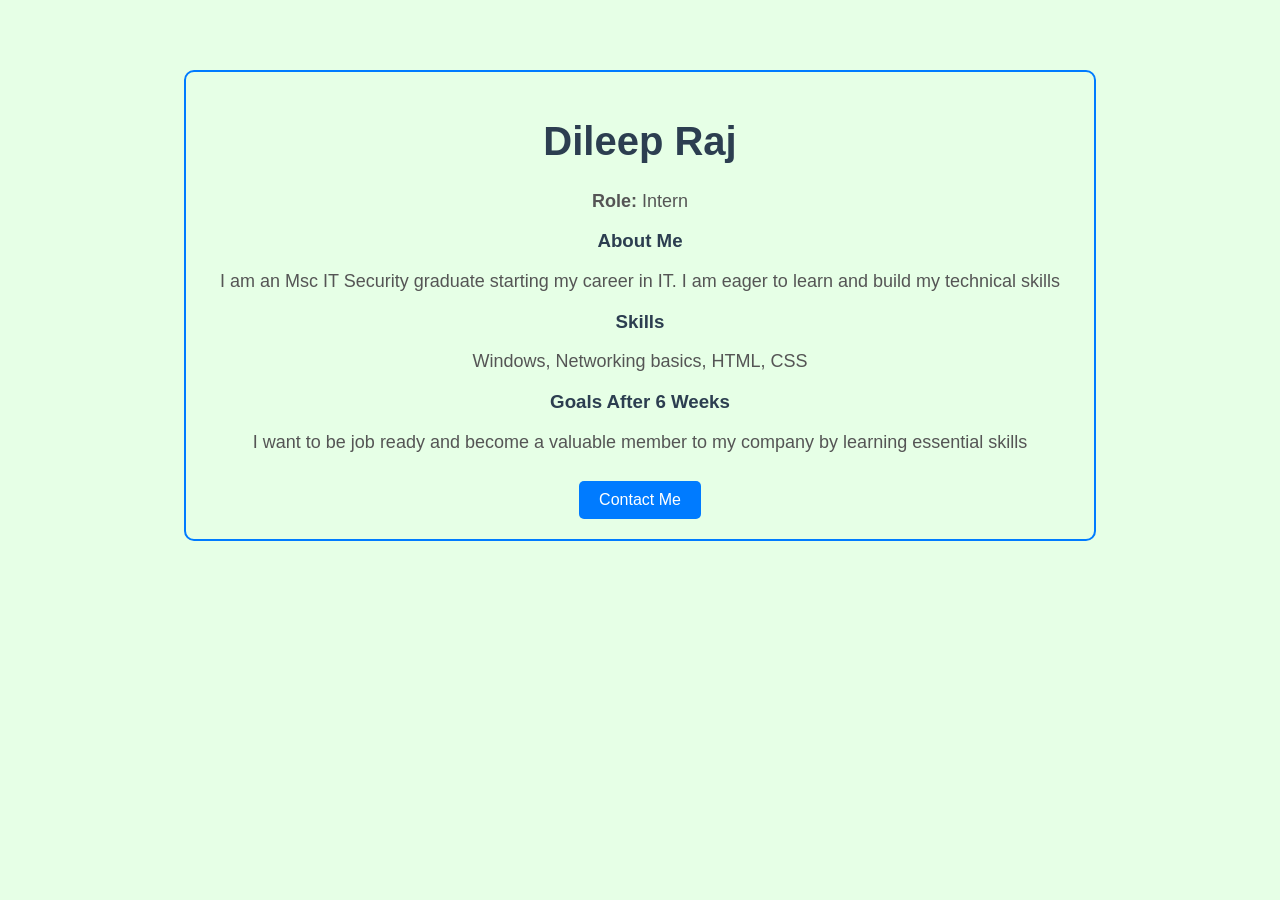
<file: index.html>
<!Doctype html>
<html>
<head>
    <title>My Profile</title>
    <link rel="stylesheet" href="style.css">
</head>
<body>
    <div class="box">
        <h1>Dileep Raj</h1>
        <p><b>Role:</b> Intern</p>
        
        <h3>About Me</h3>
        <p>I am an Msc IT Security graduate starting my career in IT. I am eager to learn and build my technical skills </p>
        
        <h3>Skills</h3>
        <p>Windows, Networking basics, HTML, CSS</p>
        
        <h3>Goals After 6 Weeks</h3>
        <p>I want to be job ready and become a valuable member to my company by learning essential skills</p>
        
        <button>Contact Me</button>
    </div>
</body>
</html>
</file>
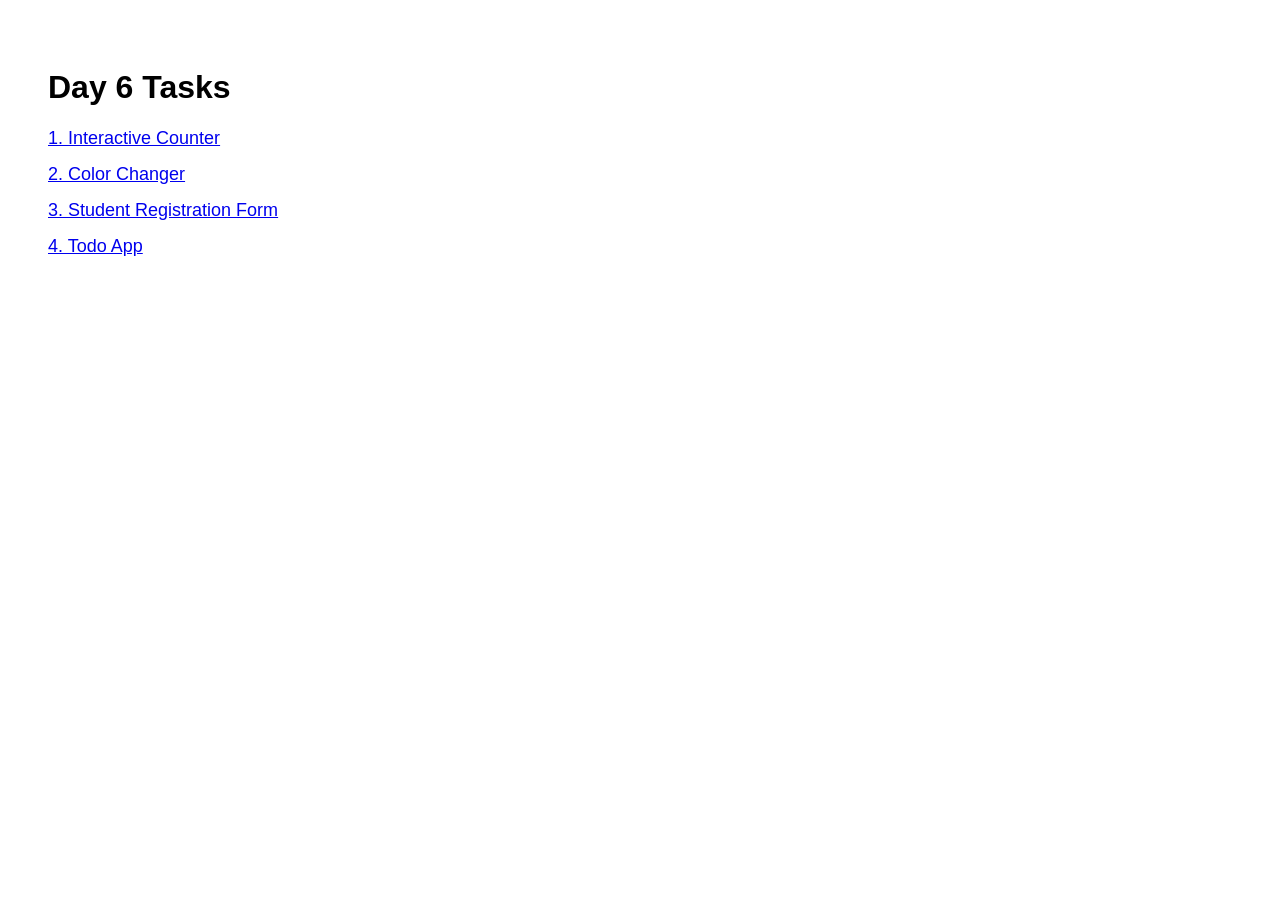
<file: Day 6/index.html>
<!DOCTYPE html>
<html>
<head>
  <title>Day 6 - DOM Manipulation</title>
  <style>body { font-family: Arial; padding: 40px; } a { display: block; margin: 15px 0; font-size: 18px; }</style>
</head>
<body>
  <h1>Day 6 Tasks</h1>
  <a href="counter.html">1. Interactive Counter</a>
  <a href="color-changer.html">2. Color Changer</a>
  <a href="student -form.html">3. Student Registration Form</a>
  <a href="todo-app.html">4. Todo App</a>
</body>
</html>
</file>
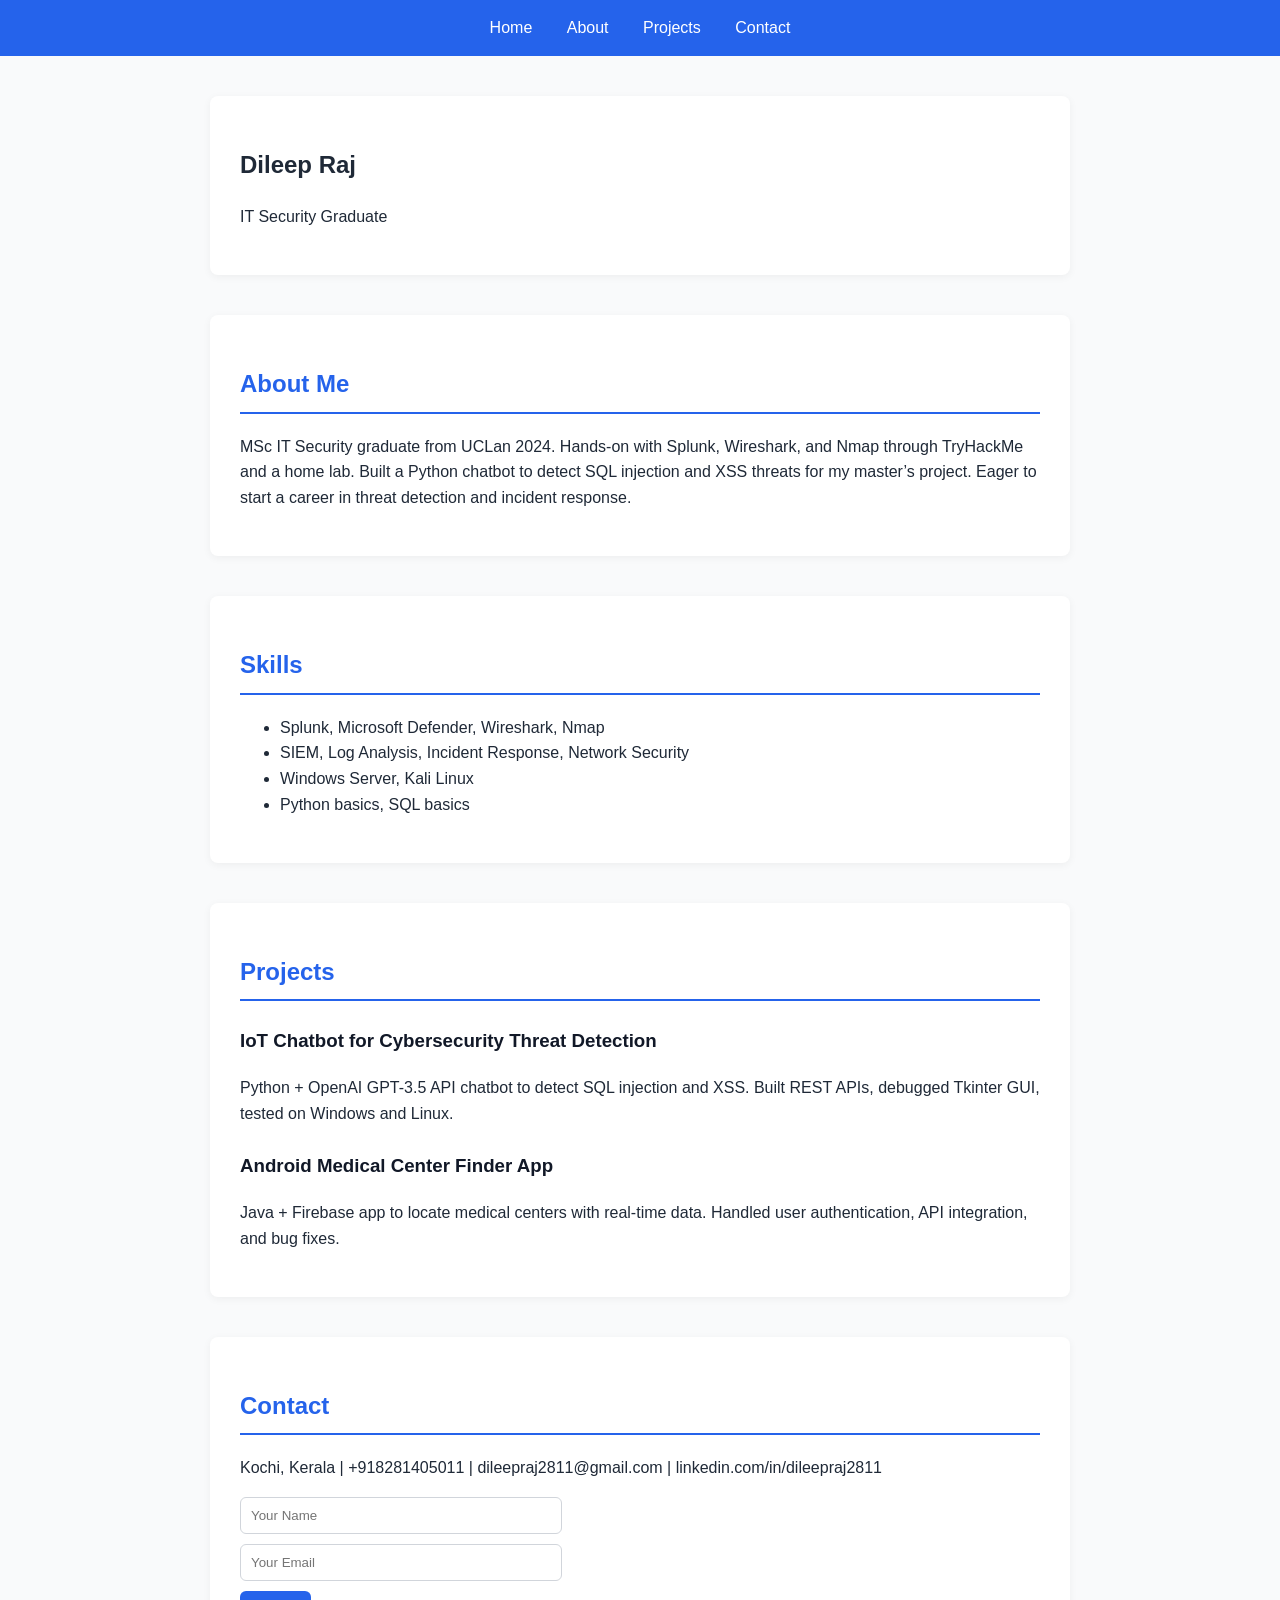
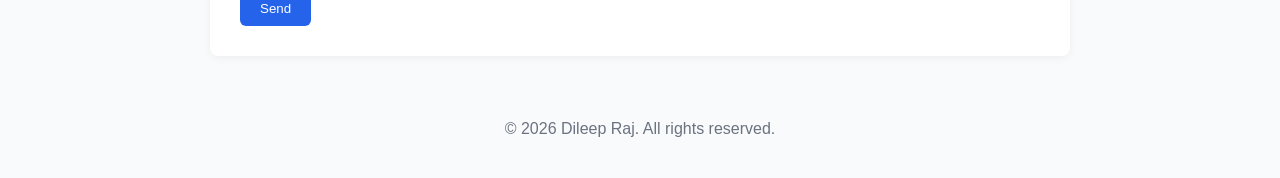
<file: Day 7/index.html>
<!DOCTYPE html>
<html lang="en">

<head>
    <meta charset="UTF-8">
    <meta name="viewport" content="width=device-width, initial-scale=1.0">
    <title>Dileep Raj - Portfolio</title>
    <link rel="stylesheet" href="style.css">
</head>

<body>

<nav>
  <a href="#home">Home</a>
  <a href="#about">About</a>
  <a href="#projects">Projects</a>
  <a href="#contact">Contact</a>
</nav>

    <section id="home">
        <h1>Dileep Raj</h1>
        <p>IT Security Graduate</p>
    </section>

    <section id="about">
        <h2>About Me</h2>
        <p>MSc IT Security graduate from UCLan 2024. Hands-on with Splunk, Wireshark, and Nmap through TryHackMe and a
            home lab. Built a Python chatbot to detect SQL injection and XSS threats for my master’s project. Eager to
            start a career in threat detection and incident response.</p>
    </section>

    <section id="skills">
        <h2>Skills</h2>
        <ul>
            <li>Splunk, Microsoft Defender, Wireshark, Nmap</li>
            <li>SIEM, Log Analysis, Incident Response, Network Security</li>
            <li>Windows Server, Kali Linux</li>
            <li>Python basics, SQL basics</li>
        </ul>
    </section>

    <section id="projects">
        <h2>Projects</h2>
        <div>
            <h3>IoT Chatbot for Cybersecurity Threat Detection</h3>
            <p>Python + OpenAI GPT-3.5 API chatbot to detect SQL injection and XSS. Built REST APIs, debugged Tkinter
                GUI, tested on Windows and Linux.</p>
        </div>

        <div>
            <h3>Android Medical Center Finder App</h3>
            <p>Java + Firebase app to locate medical centers with real-time data. Handled user authentication, API
                integration, and bug fixes.</p>
        </div>
    </section>

    <section id="contact">
        <h2>Contact</h2>
        <p>Kochi, Kerala | +918281405011 | dileepraj2811@gmail.com | linkedin.com/in/dileepraj2811</p>

        <form id="contactForm">
  <input type="text" id="name" placeholder="Your Name">
  <input type="email" id="email" placeholder="Your Email">
  <button type="submit">Send</button>
</form>
    </section>

    <script src="script.js"></script>
</body>

</html>
</file>
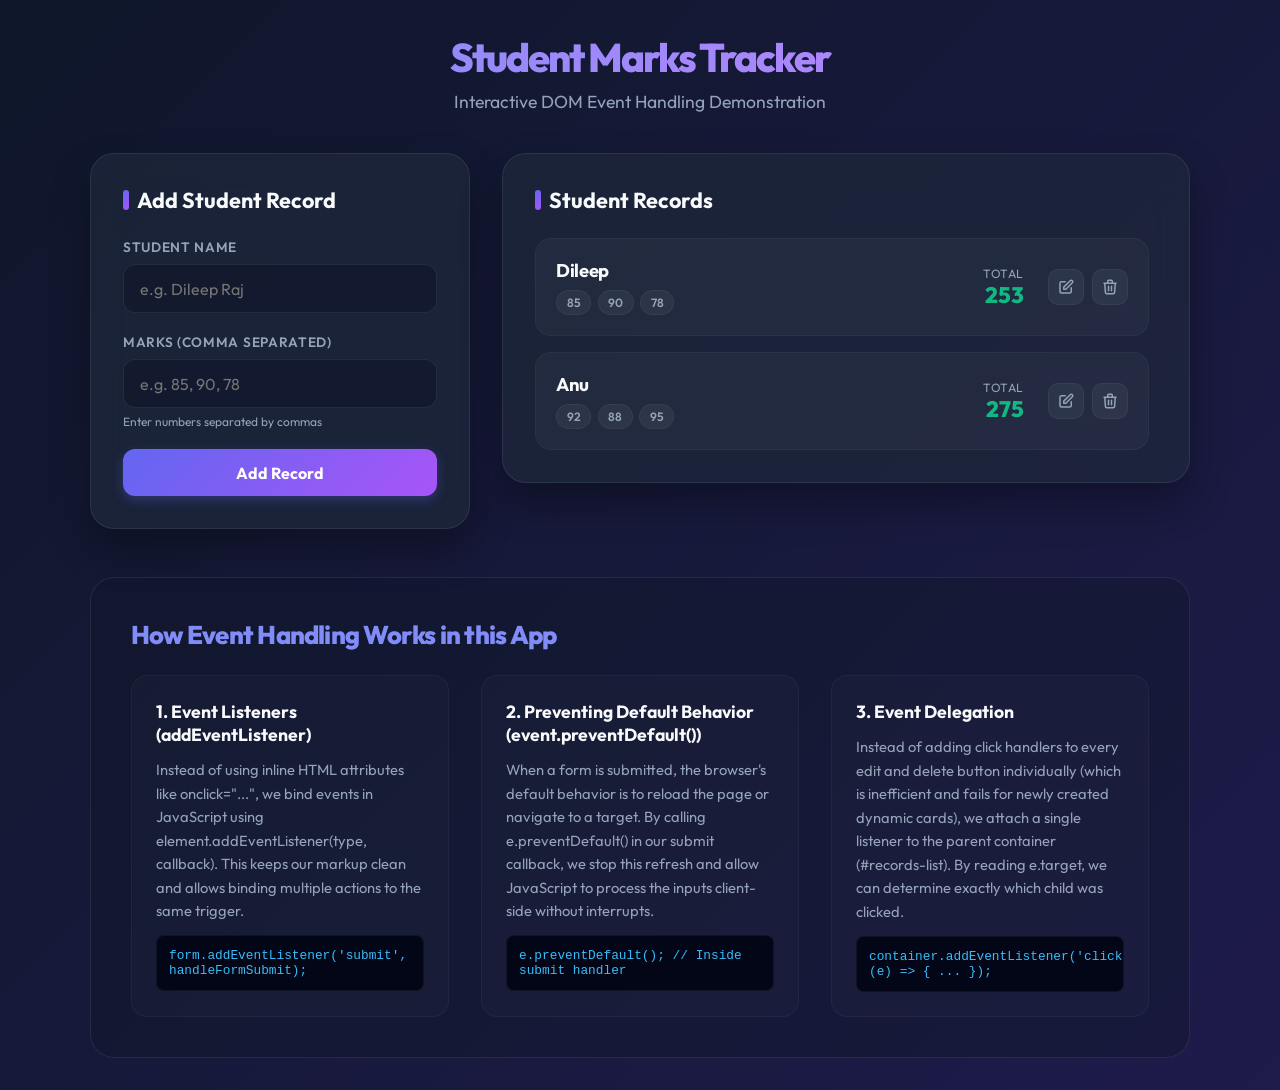
<file: day5.html>
<!DOCTYPE html>
<html lang="en">
<head>
  <meta charset="UTF-8">
  <meta name="viewport" content="width=device-width, initial-scale=1.0">
  <title>Day 5: Student Marks Tracker & Event Handling</title>
  <link href="https://fonts.googleapis.com/css2?family=Outfit:wght@400;600;700;800&display=swap" rel="stylesheet">
  <link rel="stylesheet" href="day5.css">
</head>
<body>

  <div class="container">
    <!-- Header -->
    <header>
      <h1>Student Marks Tracker</h1>
      <p>Interactive DOM Event Handling Demonstration</p>
    </header>

    <!-- Dashboard Grid -->
    <div class="dashboard-grid">
      
      <!-- Panel 1: Input Control Form -->
      <section class="panel">
        <h2 id="form-title">Add Student Record</h2>
        <form id="student-form">
          <!-- Hidden field to check if we are in Edit Mode -->
          <input type="hidden" id="original-name">

          <div class="form-group">
            <label for="student-name">Student Name</label>
            <input type="text" id="student-name" placeholder="e.g. Dileep Raj" required autocomplete="off">
          </div>

          <div class="form-group">
            <label for="student-marks">Marks (Comma Separated)</label>
            <input type="text" id="student-marks" placeholder="e.g. 85, 90, 78" required autocomplete="off">
            <div class="input-hint">Enter numbers separated by commas</div>
          </div>

          <button type="submit" class="btn-primary" id="btn-submit">Add Record</button>
        </form>
      </section>

      <!-- Panel 2: Live Records & Visualization -->
      <section class="panel">
        <h2>Student Records</h2>
        <div class="records-container" id="records-list">
          <!-- Student cards will be rendered here dynamically via JS -->
          <div class="empty-state">
            <svg xmlns="http://www.w3.org/2000/svg" width="48" height="48" fill="none" viewBox="0 0 24 24" stroke="currentColor">
              <path stroke-linecap="round" stroke-linejoin="round" stroke-width="1.5" d="M12 6.253v13m0-13C10.832 5.477 9.246 5 7.5 5S4.168 5.477 3 6.253v13C4.168 18.477 5.754 18 7.5 18s3.332.477 4.5 1.253m0-13C13.168 5.477 14.754 5 16.5 5c1.747 0 3.332.477 4.5 1.253v13C19.832 18.477 18.247 18 16.5 18c-1.746 0-3.332.477-4.5 1.253" />
            </svg>
            <p>No student records added yet. Add a student to begin tracking.</p>
          </div>
        </div>
      </section>

    </div>

    <!-- Educational Event Handling Showcase -->
    <section class="edu-section">
      <h2>How Event Handling Works in this App</h2>
      <div class="edu-grid">
        
        <div class="edu-card">
          <h3>1. Event Listeners (<code>addEventListener</code>)</h3>
          <p>
            Instead of using inline HTML attributes like <code>onclick="..."</code>, we bind events in JavaScript using <code>element.addEventListener(type, callback)</code>. This keeps our markup clean and allows binding multiple actions to the same trigger.
          </p>
          <div class="code-snippet">
            form.addEventListener('submit', handleFormSubmit);
          </div>
        </div>

        <div class="edu-card">
          <h3>2. Preventing Default Behavior (<code>event.preventDefault()</code>)</h3>
          <p>
            When a form is submitted, the browser's default behavior is to reload the page or navigate to a target. By calling <code>e.preventDefault()</code> in our submit callback, we stop this refresh and allow JavaScript to process the inputs client-side without interrupts.
          </p>
          <div class="code-snippet">
            e.preventDefault(); // Inside submit handler
          </div>
        </div>

        <div class="edu-card">
          <h3>3. Event Delegation</h3>
          <p>
            Instead of adding click handlers to every edit and delete button individually (which is inefficient and fails for newly created dynamic cards), we attach a single listener to the parent container (<code>#records-list</code>). By reading <code>e.target</code>, we can determine exactly which child was clicked.
          </p>
          <div class="code-snippet">
            container.addEventListener('click', (e) => { ... });
          </div>
        </div>

      </div>
    </section>
  </div>

  <!-- JavaScript Section -->
  <script>
    // 1. REFACTORED CORE LOGIC (StudentManager Class)
    class StudentManager {
      constructor() {
        this.students = [];
      }

      calculateTotal(marks) {
        if (!Array.isArray(marks)) return 0;
        return marks.reduce((sum, mark) => sum + (Number(mark) || 0), 0);
      }

      addStudent(name, marks) {
        if (!name || typeof name !== 'string') return false;
        if (!Array.isArray(marks)) return false;
        
        // Check if student already exists
        const exists = this.students.some(s => s.name.toLowerCase() === name.trim().toLowerCase());
        if (exists) {
          alert("A student with this name already exists. Please use a unique name or edit the existing record.");
          return false;
        }

        this.students.push({ name: name.trim(), marks });
        return true;
      }

      updateStudent(name, newMarks) {
        const student = this.students.find(s => s.name.toLowerCase() === name.trim().toLowerCase());
        if (student) {
          student.marks = newMarks;
          return true;
        }
        return false;
      }

      deleteStudent(name) {
        const initialLen = this.students.length;
        this.students = this.students.filter(s => s.name.toLowerCase() !== name.trim().toLowerCase());
        return this.students.length < initialLen;
      }

      getStudents() {
        return this.students;
      }
    }

    // Initialize the manager instance
    const manager = new StudentManager();

    // 2. DOM ELEMENT REFERENCES
    const studentForm = document.getElementById('student-form');
    const studentNameInput = document.getElementById('student-name');
    const studentMarksInput = document.getElementById('student-marks');
    const formTitle = document.getElementById('form-title');
    const btnSubmit = document.getElementById('btn-submit');
    const originalNameInput = document.getElementById('original-name');
    const recordsList = document.getElementById('records-list');

    // 3. UI RENDERING FUNCTION
    function renderRecords() {
      const students = manager.getStudents();
      
      if (students.length === 0) {
        recordsList.innerHTML = `
          <div class="empty-state">
            <svg xmlns="http://www.w3.org/2000/svg" width="48" height="48" fill="none" viewBox="0 0 24 24" stroke="currentColor">
              <path stroke-linecap="round" stroke-linejoin="round" stroke-width="1.5" d="M12 6.253v13m0-13C10.832 5.477 9.246 5 7.5 5S4.168 5.477 3 6.253v13C4.168 18.477 5.754 18 7.5 18s3.332.477 4.5 1.253m0-13C13.168 5.477 14.754 5 16.5 5c1.747 0 3.332.477 4.5 1.253v13C19.832 18.477 18.247 18 16.5 18c-1.746 0-3.332.477-4.5 1.253" />
            </svg>
            <p>No student records added yet. Add a student to begin tracking.</p>
          </div>
        `;
        return;
      }

      recordsList.innerHTML = ''; // Clear previous content

      students.forEach(student => {
        const total = manager.calculateTotal(student.marks);
        
        // Generate list of mark pills
        const pillsHTML = student.marks
          .map(mark => `<span class="mark-pill">${mark}</span>`)
          .join('');

        const card = document.createElement('div');
        card.className = 'student-card';
        card.innerHTML = `
          <div class="student-info">
            <div class="student-name">${student.name}</div>
            <div class="student-marks-pills">
              ${pillsHTML}
            </div>
          </div>
          <div class="student-stats">
            <div class="total-badge">
              <div class="total-label">Total</div>
              <div class="total-value">${total}</div>
            </div>
            <div class="actions-wrapper">
              <!-- We embed data attributes to identify which student cards are clicked -->
              <button class="btn-action edit" data-name="${student.name}" title="Edit Marks">
                <svg width="18" height="18" fill="none" stroke="currentColor" viewBox="0 0 24 24">
                  <path stroke-linecap="round" stroke-linejoin="round" stroke-width="2" d="M11 5H6a2 2 0 00-2 2v11a2 2 0 002 2h11a2 2 0 002-2v-5m-1.414-9.414a2 2 0 112.828 2.828L11.828 15H9v-2.828l8.586-8.586z"></path>
                </svg>
              </button>
              <button class="btn-action delete" data-name="${student.name}" title="Delete Student">
                <svg width="18" height="18" fill="none" stroke="currentColor" viewBox="0 0 24 24">
                  <path stroke-linecap="round" stroke-linejoin="round" stroke-width="2" d="M19 7l-.867 12.142A2 2 0 0116.138 21H7.862a2 2 0 01-1.995-1.858L5 7m5 4v6m4-6v6m1-10V4a1 1 0 00-1-1h-4a1 1 0 00-1 1v3M4 7h16"></path>
                </svg>
              </button>
            </div>
          </div>
        `;
        recordsList.appendChild(card);
      });
    }

    // 4. EVENT HANDLER: Form Submission
    studentForm.addEventListener('submit', (event) => {
      // Prevent browser reloading behavior
      event.preventDefault();

      const name = studentNameInput.value.trim();
      const marksString = studentMarksInput.value;
      
      // Parse marks: split by comma, trim whitespace, convert to numbers
      const marks = marksString
        .split(',')
        .map(m => m.trim())
        .filter(m => m !== '')
        .map(Number);

      // Validate that input numbers are actual numbers
      if (marks.some(isNaN)) {
        alert("Please enter only valid numbers separated by commas.");
        return;
      }

      const isEditMode = originalNameInput.value !== '';

      if (isEditMode) {
        // Edit Mode: update existing student
        const oldName = originalNameInput.value;
        // If name has changed, update standard list entry
        if (oldName.toLowerCase() !== name.toLowerCase()) {
          // Check uniqueness before updating name
          const exists = manager.getStudents().some(s => s.name.toLowerCase() === name.toLowerCase());
          if (exists) {
            alert("A student with this name already exists. Choose a different name.");
            return;
          }
          // Remove old record and add new record with updated details
          manager.deleteStudent(oldName);
          manager.addStudent(name, marks);
        } else {
          manager.updateStudent(name, marks);
        }
        
        // Reset form header/labels back to Add Mode
        formTitle.textContent = "Add Student Record";
        btnSubmit.textContent = "Add Record";
        originalNameInput.value = '';
      } else {
        // Add Mode: insert new student
        const success = manager.addStudent(name, marks);
        if (!success) return; // Add failed (e.g. duplicate name)
      }

      // Clear the input fields & re-render GUI
      studentForm.reset();
      renderRecords();
      studentNameInput.focus();
    });

    // 5. EVENT HANDLER: Event Delegation for dynamic Edit & Delete buttons
    // Instead of adding event listeners to each card (which get deleted and recreated),
    // we attach one handler to the parent container 'recordsList' and look at the target element.
    recordsList.addEventListener('click', (event) => {
      // Find the closest button element with the classes we care about
      const editBtn = event.target.closest('.btn-action.edit');
      const deleteBtn = event.target.closest('.btn-action.delete');

      if (editBtn) {
        // Handle Edit Click
        const name = editBtn.getAttribute('data-name');
        const student = manager.getStudents().find(s => s.name === name);
        if (student) {
          // Fill form fields with existing data
          studentNameInput.value = student.name;
          studentMarksInput.value = student.marks.join(', ');
          
          // Store original name in hidden field to track updates
          originalNameInput.value = student.name;
          
          // Visual change to indicate edit state
          formTitle.textContent = `Edit Details: ${student.name}`;
          btnSubmit.textContent = "Save Changes";
          
          studentNameInput.focus();
        }
      } else if (deleteBtn) {
        // Handle Delete Click
        const name = deleteBtn.getAttribute('data-name');
        if (confirm(`Are you sure you want to delete "${name}"?`)) {
          manager.deleteStudent(name);
          renderRecords();
          
          // Reset form to Add mode in case they were editing the deleted student
          if (originalNameInput.value === name) {
            studentForm.reset();
            formTitle.textContent = "Add Student Record";
            btnSubmit.textContent = "Add Record";
            originalNameInput.value = '';
          }
        }
      }
    });

    // Seed initial test data
    manager.addStudent("Dileep", [85, 90, 78]);
    manager.addStudent("Anu", [92, 88, 95]);
    
    // Initial Render
    renderRecords();
  </script>
</body>
</html>
</file>
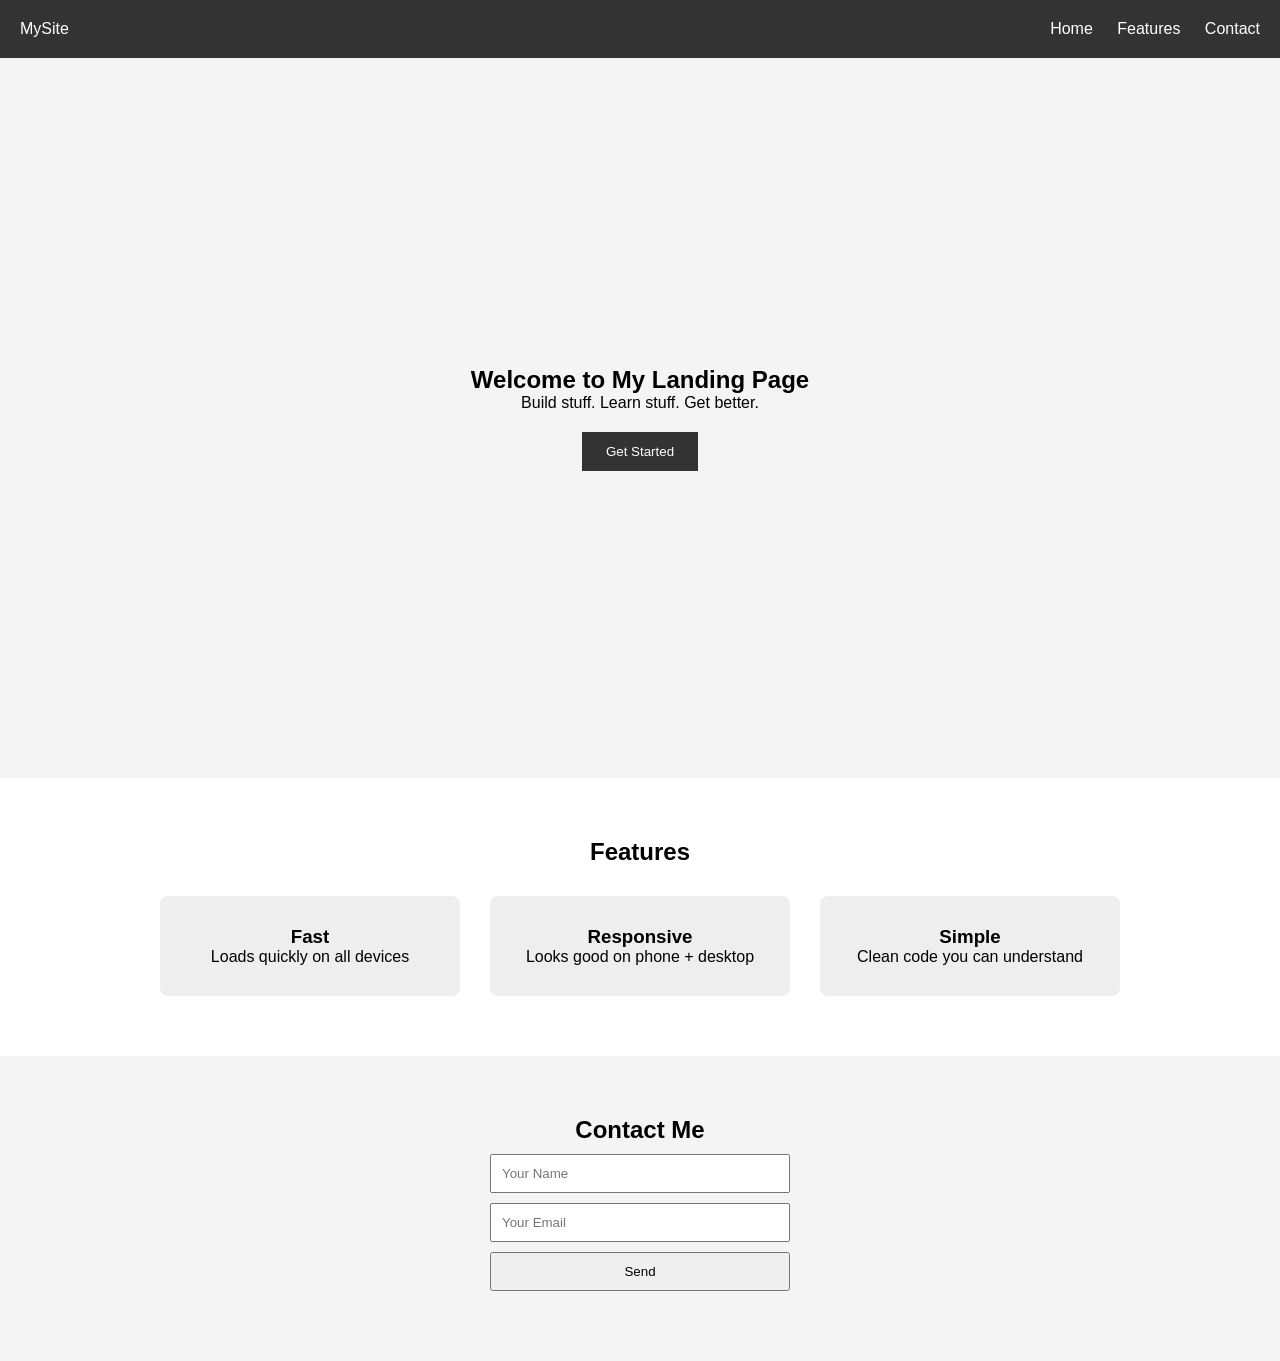
<file: landing-page.html>
<!DOCTYPE html>
<html lang="en">
<head>
  <meta charset="UTF-8">
  <meta name="viewport" content="width=device-width, initial-scale=1.0">
  <title>My Landing Page</title>
  <link rel="stylesheet" href="landing-page.css">
</head>
<body>

  <!-- Navbar -->
  <header class="navbar">
    <div class="logo">MySite</div>
    <nav class="nav-links">
      <a href="#hero">Home</a>
      <a href="#features">Features</a>
      <a href="#contact">Contact</a>
    </nav>
  </header>

  <!-- Hero Section -->
  <section id="hero" class="hero">
    <h1>Welcome to My Landing Page</h1>
    <p>Build stuff. Learn stuff. Get better.</p>
    <button>Get Started</button>
  </section>

  <!-- Features Section -->
  <section id="features" class="features">
    <h2>Features</h2>
    <div class="feature-box">
      <div class="feature">
        <h3>Fast</h3>
        <p>Loads quickly on all devices</p>
      </div>
      <div class="feature">
        <h3>Responsive</h3>
        <p>Looks good on phone + desktop</p>
      </div>
      <div class="feature">
        <h3>Simple</h3>
        <p>Clean code you can understand</p>
      </div>
    </div>
  </section>

  <!-- Contact Section -->
  <section id="contact" class="contact">
    <h2>Contact Me</h2>
    <input type="text" placeholder="Your Name">
    <input type="email" placeholder="Your Email">
    <button>Send</button>
  </section>

</body>
</html>
</file>
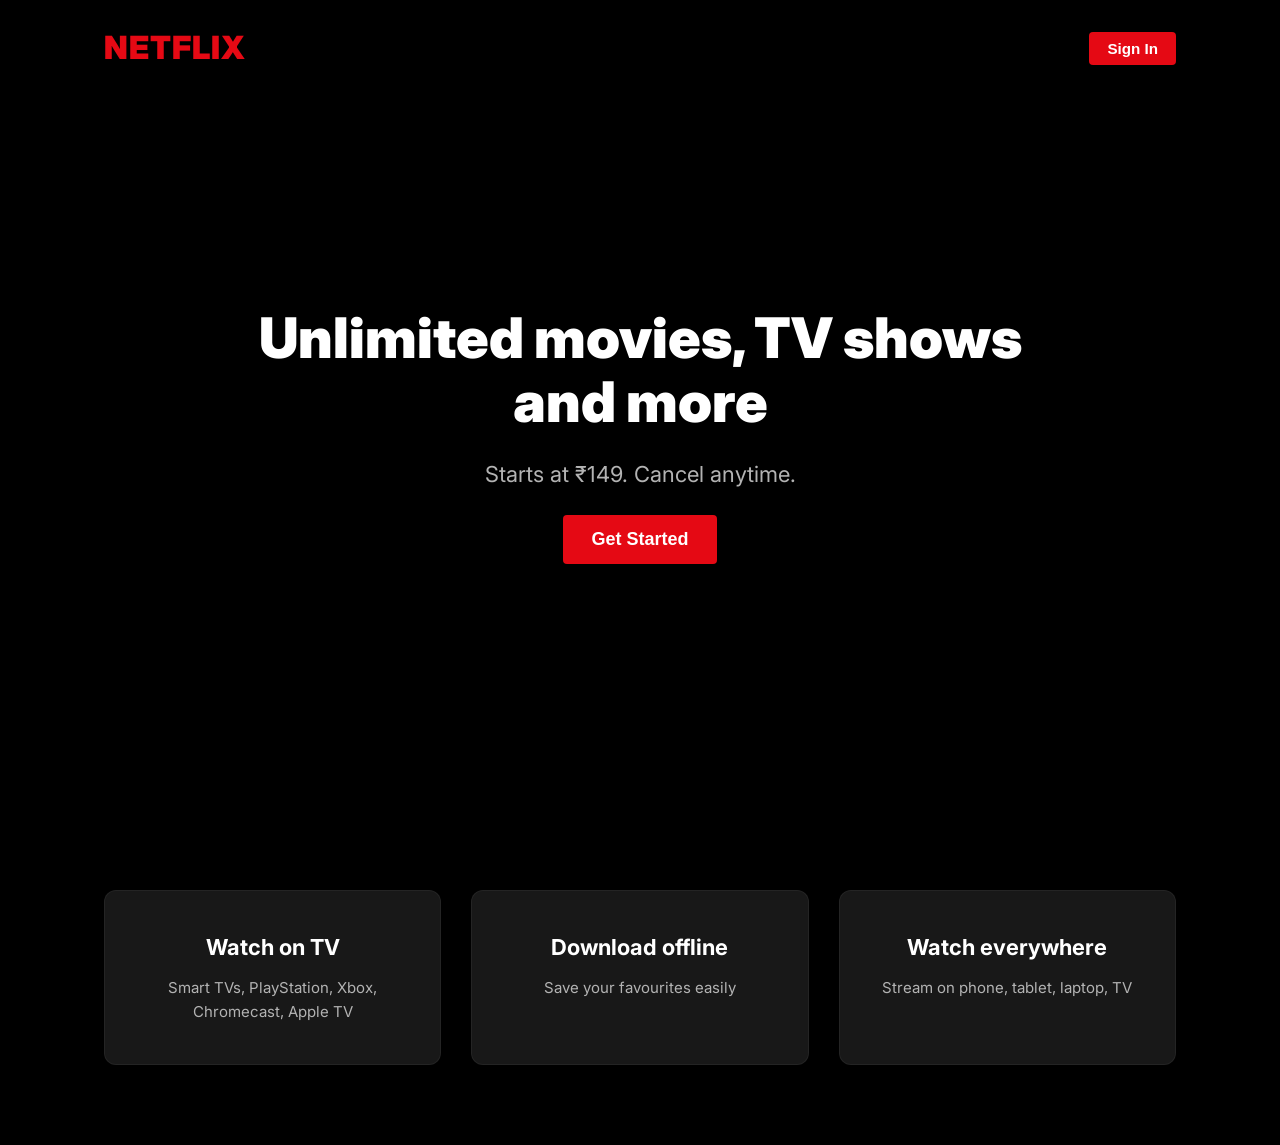
<file: netflix-clone.html>
<!DOCTYPE html>
<html lang="en">
<head>
  <meta charset="UTF-8">
  <meta name="viewport" content="width=device-width, initial-scale=1.0">
  <title>Netflix Clone</title>
  <link rel="preconnect" href="https://fonts.googleapis.com">
  <link rel="preconnect" href="https://fonts.gstatic.com" crossorigin>
  <link href="https://fonts.googleapis.com/css2?family=Inter:wght@400;600;700;800;900&display=swap" rel="stylesheet">
  <link rel="stylesheet" href="netflix-clone.css">
</head>
<body>
  <!-- Navbar -->
  <nav class="navbar">
    <h1 class="logo">NETFLIX</h1>
    <button class="signin-btn">Sign In</button>
  </nav>

  <!-- Hero Section -->
  <section class="hero">
    <div class="hero-content">
      <h1>Unlimited movies, TV shows and more</h1>
      <p>Starts at ₹149. Cancel anytime.</p>
      <button class="cta-btn">Get Started</button>
    </div>
  </section>

  <!-- Features Section -->
  <section class="features">
    <div class="feature-card">
      <h2>Watch on TV</h2>
      <p>Smart TVs, PlayStation, Xbox, Chromecast, Apple TV</p>
    </div>
    <div class="feature-card">
      <h2>Download offline</h2>
      <p>Save your favourites easily</p>
    </div>
    <div class="feature-card">
      <h2>Watch everywhere</h2>
      <p>Stream on phone, tablet, laptop, TV</p>
    </div>
  </section>
</body>
</html>
</file>
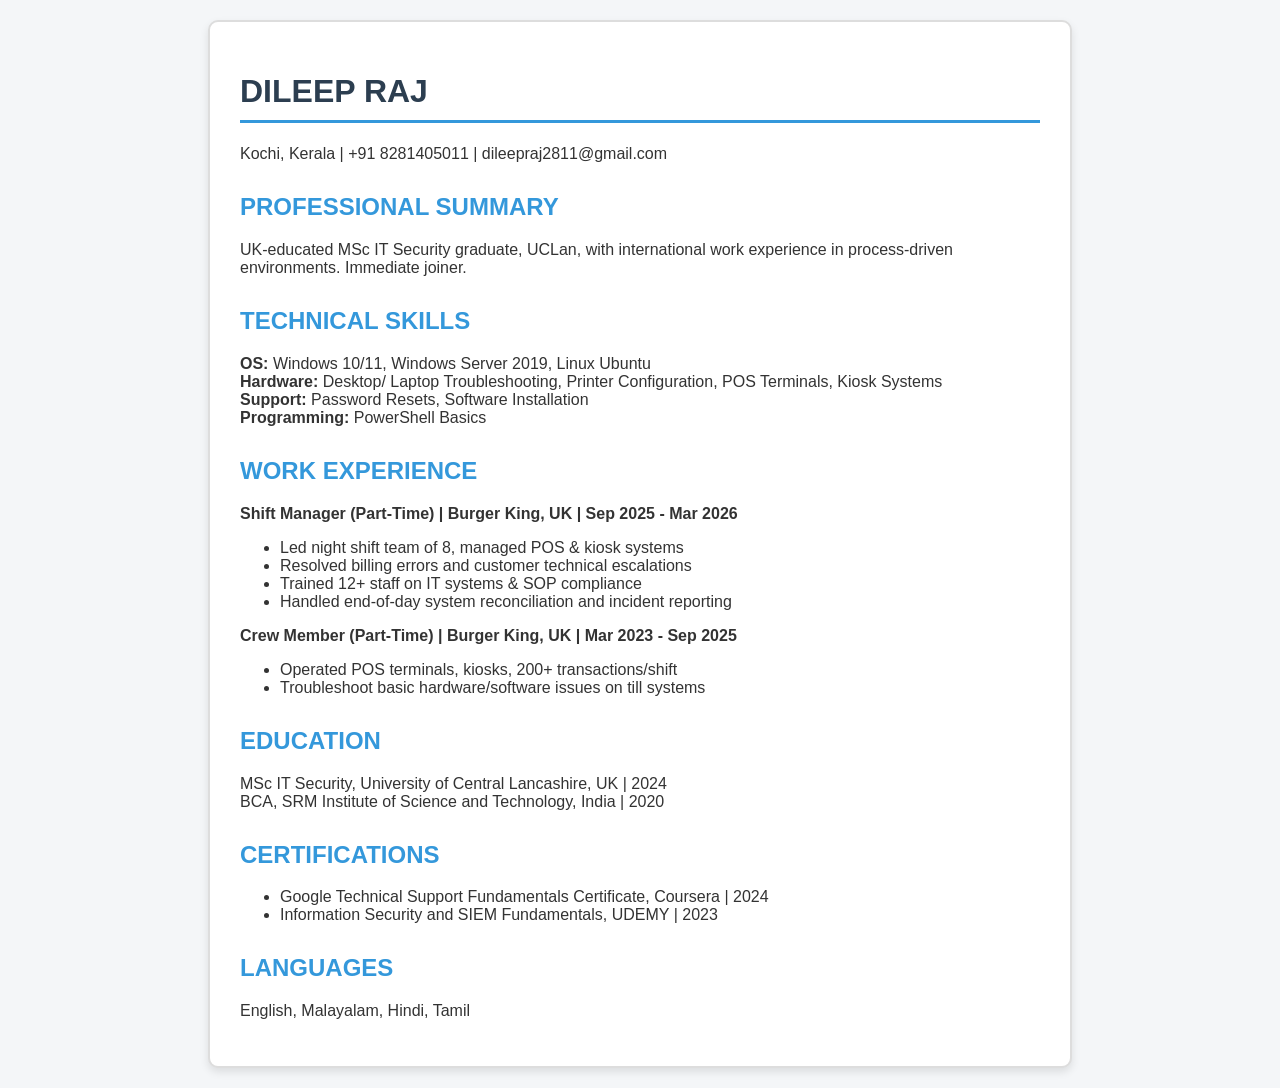
<file: resume.html>
<!DOCTYPE html>
<html>
<head>
    <title>Dileep Raj - Resume</title>
    <link rel="stylesheet" href="style1.css">
</head>
<body>
<div class="resume">
    <h1>DILEEP RAJ</h1>
    <p>Kochi, Kerala | +91 8281405011 | dileepraj2811@gmail.com</p>
    
    <h2>PROFESSIONAL SUMMARY</h2>
    <p>UK-educated MSc IT Security graduate, UCLan, with international work experience in process-driven environments. Immediate joiner. </p>
    
    <h2>TECHNICAL SKILLS</h2>
    <p><strong>OS:</strong> Windows 10/11, Windows Server 2019, Linux Ubuntu<br>
    <strong>Hardware:</strong> Desktop/ Laptop Troubleshooting, Printer Configuration, POS Terminals, Kiosk Systems<br>
    <strong>Support:</strong> Password Resets, Software Installation<br>
    <strong>Programming:</strong> PowerShell Basics</p>
    
    <h2>WORK EXPERIENCE</h2>
    <p><strong>Shift Manager (Part-Time) | Burger King, UK | Sep 2025 - Mar 2026</strong></p>
    <ul>
        <li>Led night shift team of 8, managed POS & kiosk systems</li>
        <li>Resolved billing errors and customer technical escalations</li>
        <li>Trained 12+ staff on IT systems & SOP compliance</li>
        <li>Handled end-of-day system reconciliation and incident reporting</li>
    </ul>
    
    <p><strong>Crew Member (Part-Time) | Burger King, UK | Mar 2023 - Sep 2025</strong></p>
    <ul>
        <li>Operated POS terminals, kiosks, 200+ transactions/shift</li>
        <li>Troubleshoot basic hardware/software issues on till systems</li>
    </ul>
    
    <h2>EDUCATION</h2>
    <p>MSc IT Security, University of Central Lancashire, UK | 2024<br>
    BCA, SRM Institute of Science and Technology, India | 2020</p>
    
    <h2>CERTIFICATIONS</h2>
    <ul>
        <li>Google Technical Support Fundamentals Certificate, Coursera | 2024</li>
        <li>Information Security and SIEM Fundamentals, UDEMY | 2023</li>
    </ul>
    
    <h2>LANGUAGES</h2>
    <p>English, Malayalam, Hindi, Tamil</p>
</div>
</body>
</html>
</file>
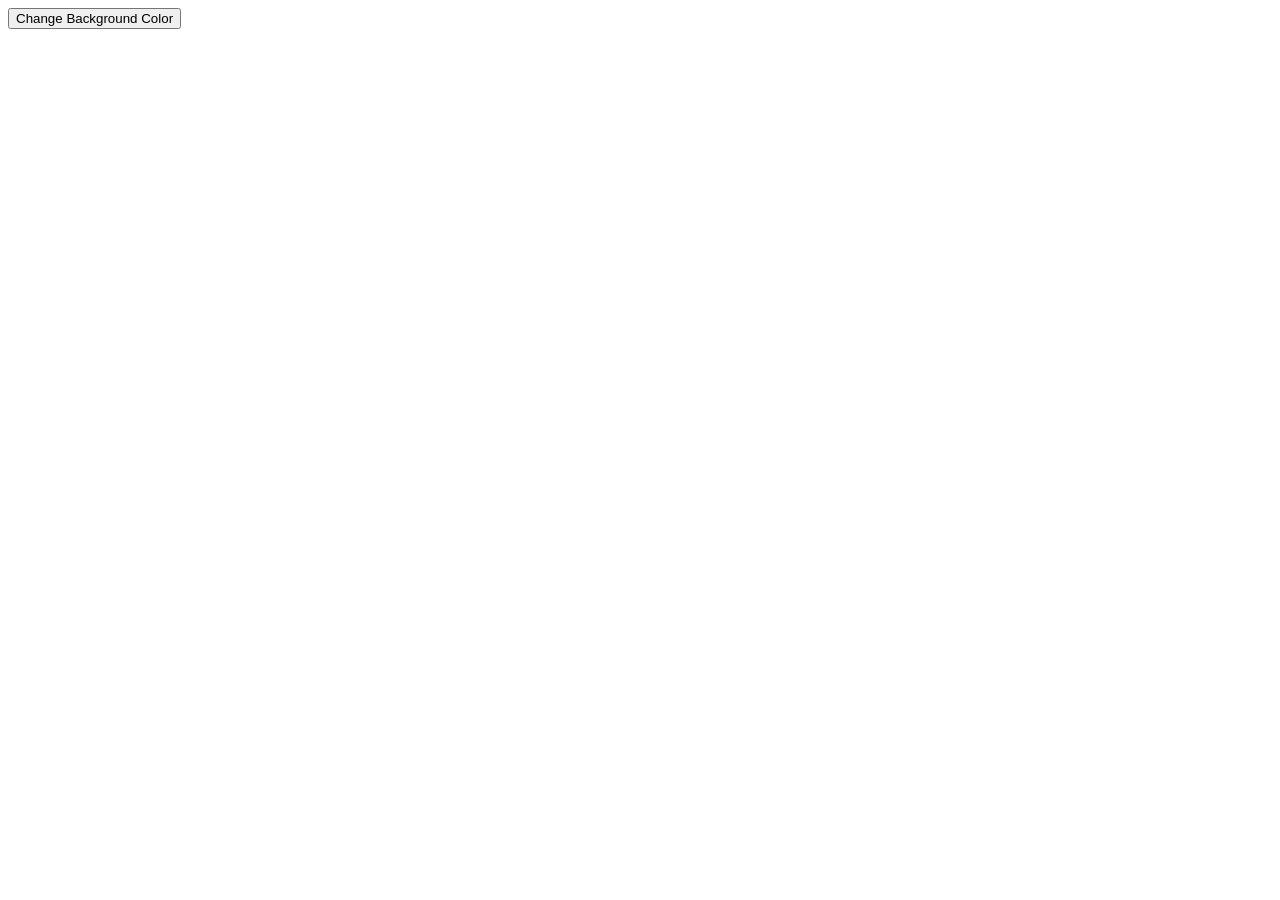
<file: Day 6/color-changer.html>
<!DOCTYPE html>
<html>
<head><title>Color Changer</title></head>
<body>
  <button id="colorBtn">Change Background Color</button>
  <script>
  const colors = ['red', 'blue', 'green', 'purple', 'orange', 'pink'];
  document.getElementById('colorBtn').addEventListener('click', () => {
    document.body.style.backgroundColor = colors[Math.floor(Math.random() * colors.length)];
  });
  </script>
</body>
</html>
</file>
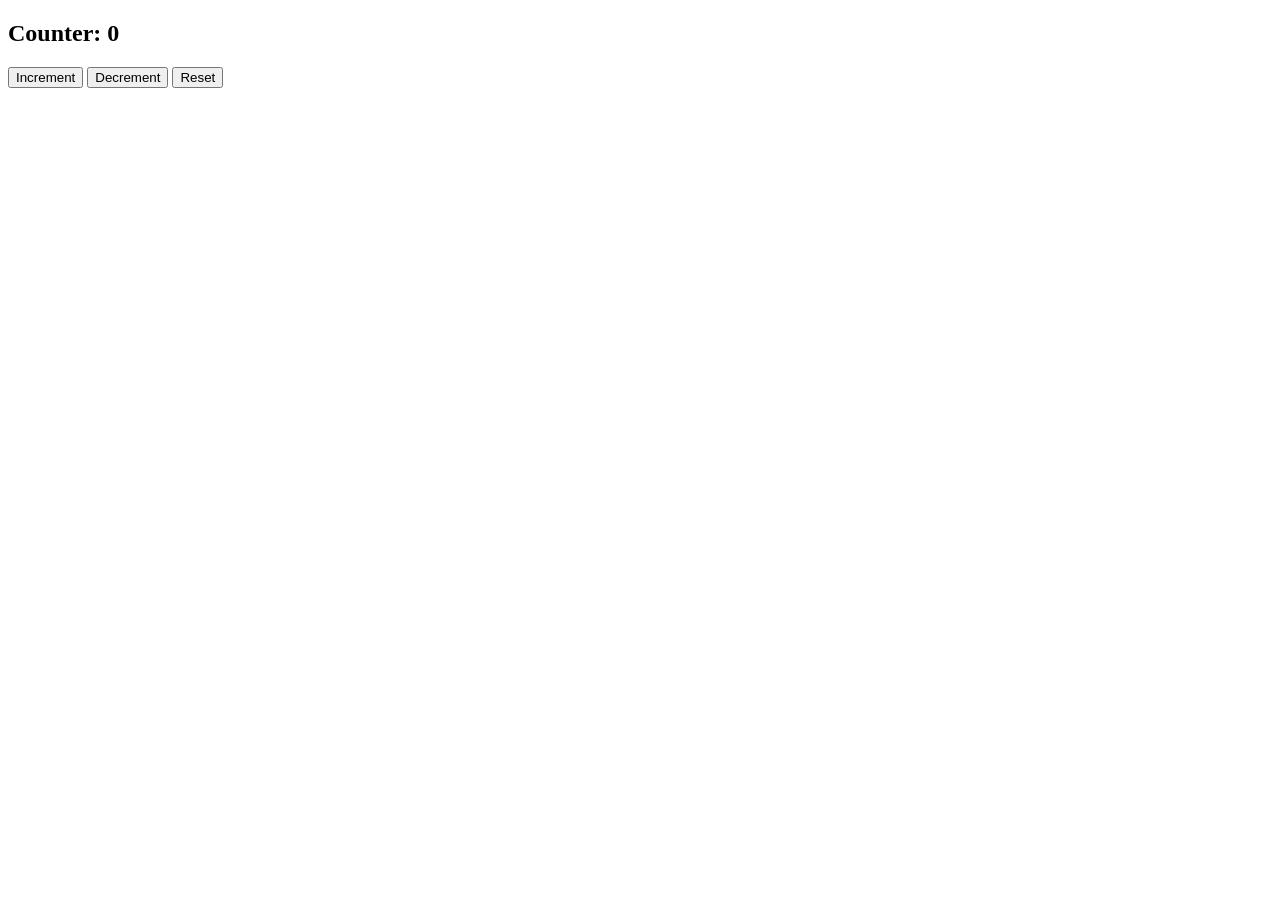
<file: Day 6/counter.html>
<!DOCTYPE html>
<html>
<head><title>Counter</title></head>
<body>
  <h2>Counter: <span id="count">0</span></h2>
  <button id="inc">Increment</button>
  <button id="dec">Decrement</button>
  <button id="reset">Reset</button>

  <script>
  let count = 0;
  const countEl = document.getElementById('count');
  document.getElementById('inc').addEventListener('click', () => { count++; countEl.innerHTML = count; });
  document.getElementById('dec').addEventListener('click', () => { count--; countEl.innerHTML = count; });
  document.getElementById('reset').addEventListener('click', () => { count = 0; countEl.innerHTML = count; });
  </script>
</body>
</html>
</file>
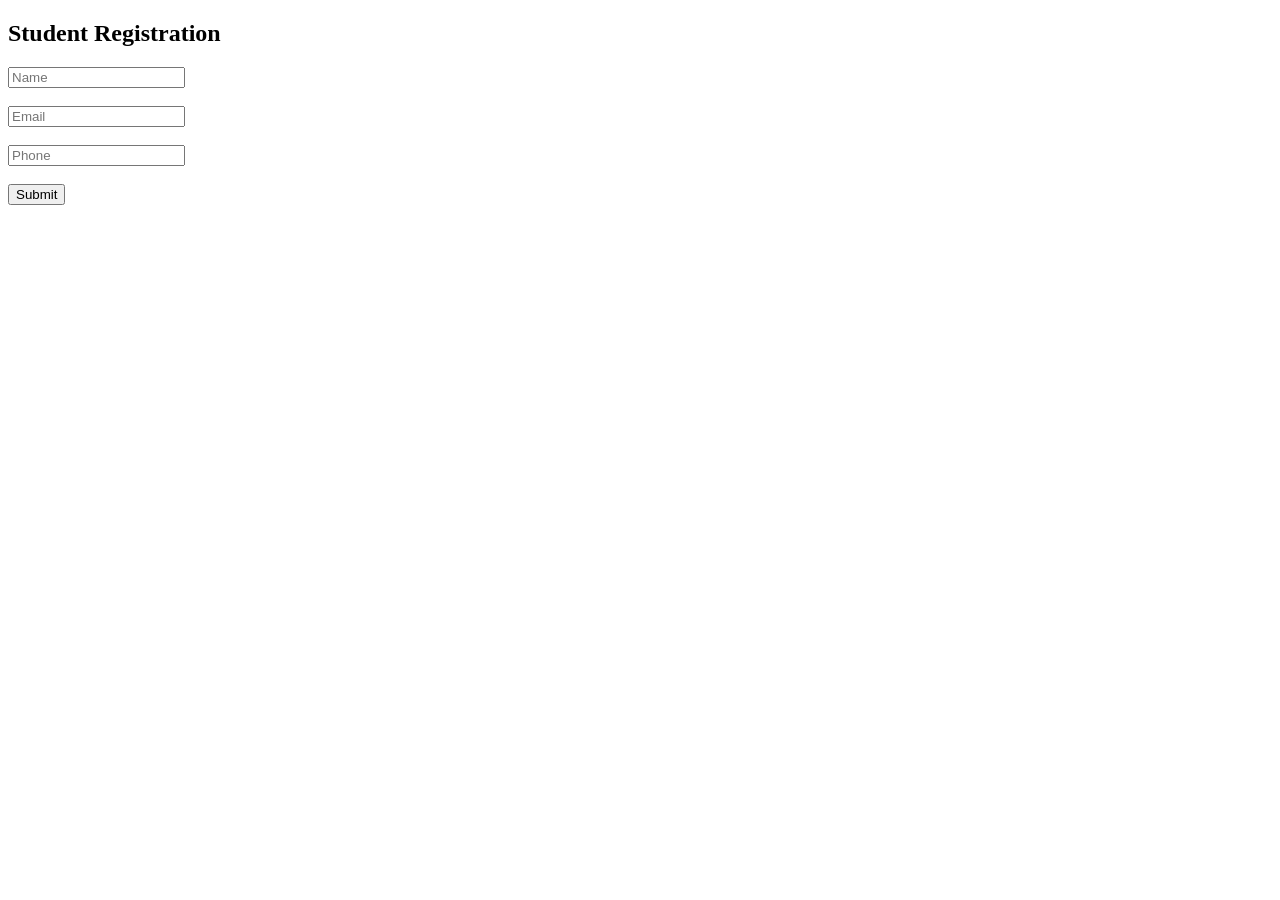
<file: Day 6/student -form.html>
<!DOCTYPE html>
<html>
<head><title>Student Form</title></head>
<body>
  <h2>Student Registration</h2>
  <form id="studentForm">
    <input type="text" id="name" placeholder="Name" required><br><br>
    <input type="email" id="email" placeholder="Email" required><br><br>
    <input type="tel" id="phone" placeholder="Phone" required><br><br>
    <button type="submit">Submit</button>
  </form>
  <div id="output"></div>

  <script>
  document.getElementById('studentForm').addEventListener('submit', (e) => {
    e.preventDefault();
    const name = document.getElementById('name').value;
    const email = document.getElementById('email').value;
    const phone = document.getElementById('phone').value;
    document.getElementById('output').innerHTML = `<p><strong>Name:</strong> ${name}</p><p><strong>Email:</strong> ${email}</p><p><strong>Phone:</strong> ${phone}</p>`;
  });
  </script>
</body>
</html>
</file>
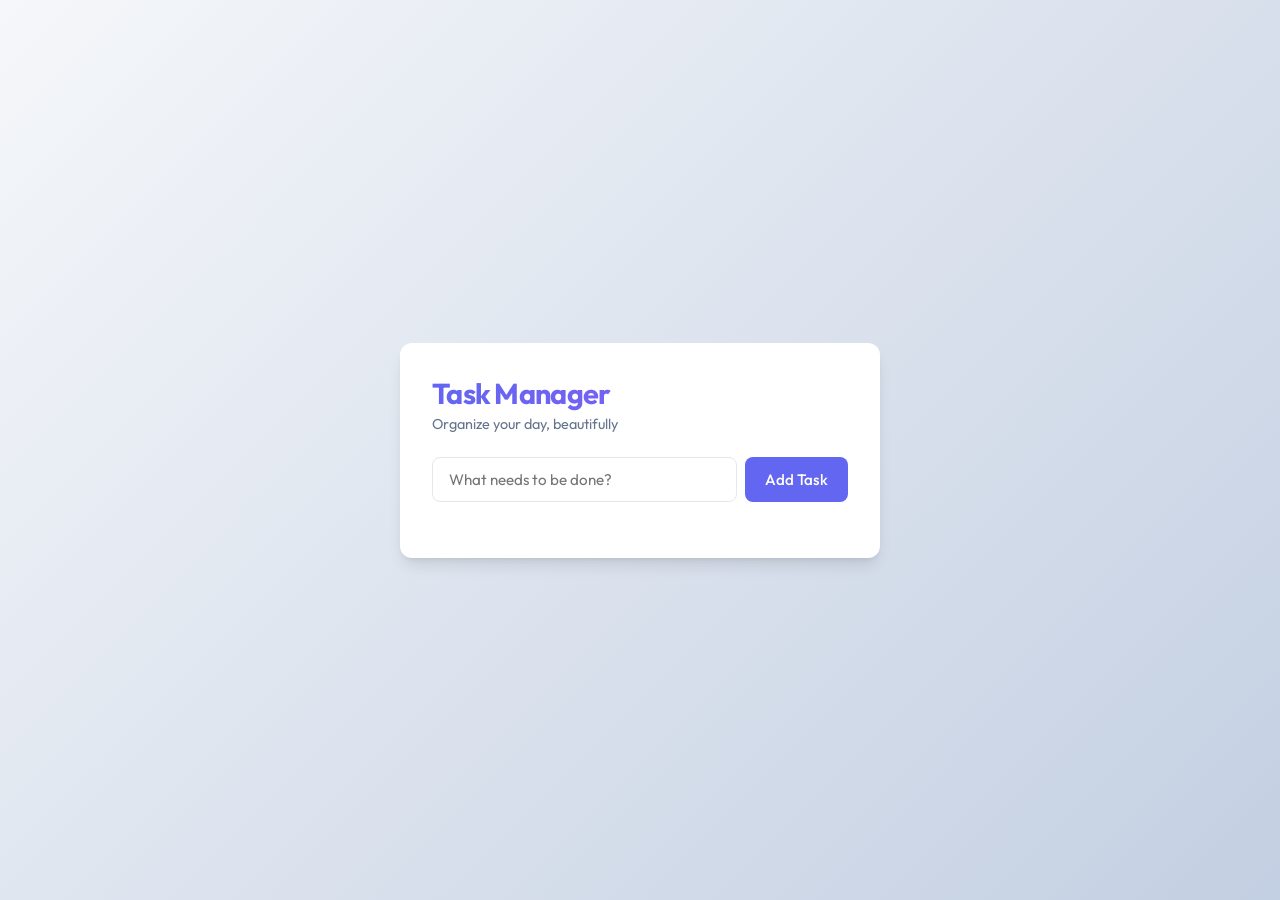
<file: Day 6/todo-app.html>
<!DOCTYPE html>
<html lang="en">

<head>
  <meta charset="UTF-8">
  <meta name="viewport" content="width=device-width, initial-scale=1.0">
  <title>Todo App</title>

  <!-- Premium Modern Typography -->
  <link rel="preconnect" href="https://fonts.googleapis.com">
  <link rel="preconnect" href="https://fonts.gstatic.com" crossorigin>
  <link href="https://fonts.googleapis.com/css2?family=Outfit:wght@300;400;500;600;700&display=swap" rel="stylesheet">

  <style>
    :root {
      --bg-gradient: linear-gradient(135deg, #f5f7fa 0%, #c3cfe2 100%);
      --card-bg: #ffffff;
      --text-main: #1e293b;
      --text-muted: #64748b;
      --primary: #6366f1;
      --primary-hover: #4f46e5;
      --danger: #ef4444;
      --danger-hover: #dc2626;
      --success: #10b981;
      --success-hover: #059669;
      --border: #e2e8f0;
      --radius: 12px;
      --shadow: 0 10px 15px -3px rgba(0, 0, 0, 0.1), 0 4px 6px -4px rgba(0, 0, 0, 0.1);
      --transition: all 0.2s cubic-bezier(0.4, 0, 0.2, 1);
    }

    * {
      box-sizing: border-box;
      margin: 0;
      padding: 0;
    }

    body {
      font-family: 'Outfit', sans-serif;
      background: var(--bg-gradient);
      min-height: 100vh;
      display: flex;
      justify-content: center;
      align-items: center;
      color: var(--text-main);
      padding: 20px;
    }

    .todo-container {
      background: var(--card-bg);
      padding: 32px;
      border-radius: var(--radius);
      box-shadow: var(--shadow);
      width: 100%;
      max-width: 480px;
      display: flex;
      flex-direction: column;
      gap: 24px;
    }

    header h2 {
      font-size: 1.8rem;
      font-weight: 700;
      letter-spacing: -0.025em;
      background: linear-gradient(to right, var(--primary), #8b5cf6);
      -webkit-background-clip: text;
      -webkit-text-fill-color: transparent;
    }

    header p {
      font-size: 0.9rem;
      color: var(--text-muted);
      margin-top: 4px;
    }

    .todo-form {
      display: flex;
      gap: 8px;
    }

    .todo-input {
      flex: 1;
      padding: 12px 16px;
      border: 1.5px solid var(--border);
      border-radius: 8px;
      font-family: inherit;
      font-size: 0.95rem;
      outline: none;
      transition: var(--transition);
    }

    .todo-input:focus {
      border-color: var(--primary);
      box-shadow: 0 0 0 3px rgba(99, 102, 241, 0.15);
    }

    .btn {
      font-family: inherit;
      font-size: 0.95rem;
      font-weight: 500;
      padding: 12px 20px;
      border: none;
      border-radius: 8px;
      cursor: pointer;
      transition: var(--transition);
      display: inline-flex;
      align-items: center;
      justify-content: center;
    }

    .btn-primary {
      background: var(--primary);
      color: white;
    }

    .btn-primary:hover {
      background: var(--primary-hover);
      transform: translateY(-1px);
    }

    .btn-primary:active {
      transform: translateY(0);
    }

    .todo-list {
      list-style: none;
      display: flex;
      flex-direction: column;
      gap: 12px;
      max-height: 320px;
      overflow-y: auto;
      padding-right: 4px;
    }

    .todo-item {
      display: flex;
      align-items: center;
      justify-content: space-between;
      padding: 12px 16px;
      background: #f8fafc;
      border: 1px solid var(--border);
      border-radius: 8px;
      transition: var(--transition);
      animation: slideIn 0.2s ease-out;
    }

    @keyframes slideIn {
      from {
        opacity: 0;
        transform: translateY(10px);
      }

      to {
        opacity: 1;
        transform: translateY(0);
      }
    }

    .todo-item:hover {
      border-color: #cbd5e1;
      box-shadow: 0 2px 4px rgba(0, 0, 0, 0.02);
    }

    .todo-text {
      flex: 1;
      font-size: 0.95rem;
      transition: var(--transition);
      word-break: break-word;
      margin-right: 12px;
    }

    .todo-item.completed .todo-text {
      text-decoration: line-through;
      color: var(--text-muted);
      opacity: 0.6;
    }

    .todo-actions {
      display: flex;
      gap: 6px;
    }

    .btn-action {
      padding: 6px 12px;
      font-size: 0.8rem;
      border-radius: 6px;
    }

    .btn-complete {
      background: #ecfdf5;
      color: var(--success);
      border: 1px solid #d1fae5;
    }

    .btn-complete:hover {
      background: var(--success);
      color: white;
    }

    .btn-delete {
      background: #fef2f2;
      color: var(--danger);
      border: 1px solid #fee2e2;
    }

    .btn-delete:hover {
      background: var(--danger);
      color: white;
    }

    .todo-item.completed .btn-complete {
      background: #e2e8f0;
      color: var(--text-muted);
      border-color: #cbd5e1;
    }
  </style>
</head>

<body>
  <div class="todo-container">
    <header>
      <h2>Task Manager</h2>
      <p>Organize your day, beautifully</p>
    </header>

    <!-- Wrapped in a form for proper keyboard form submission -->
    <form id="todoForm" class="todo-form">
      <input type="text" id="taskInput" class="todo-input" placeholder="What needs to be done?" required>
      <button type="submit" class="btn btn-primary">Add Task</button>
    </form>

    <ul id="taskList" class="todo-list"></ul>
  </div>

  <script>
    const todoForm = document.getElementById('todoForm');
    const taskInput = document.getElementById('taskInput');
    const taskList = document.getElementById('taskList');

    // Handle form submission
    todoForm.addEventListener('submit', (event) => {
      event.preventDefault();

      const taskText = taskInput.value.trim();
      if (!taskText) return;

      addTask(taskText);
      taskInput.value = '';
    });

    // Create and append a task item safely with modern DOM APIs
    function addTask(text) {
      const li = document.createElement('li');
      li.className = 'todo-item';

      const span = document.createElement('span');
      span.className = 'todo-text';
      span.textContent = text; // Prevent XSS vulnerabilities

      const actionsDiv = document.createElement('div');
      actionsDiv.className = 'todo-actions';

      const completeBtn = document.createElement('button');
      completeBtn.type = 'button';
      completeBtn.className = 'btn btn-action btn-complete';
      completeBtn.textContent = 'Complete';
      completeBtn.addEventListener('click', () => {
        li.classList.toggle('completed');
      });

      const deleteBtn = document.createElement('button');
      deleteBtn.type = 'button';
      deleteBtn.className = 'btn btn-action btn-delete';
      deleteBtn.textContent = 'Delete';
      deleteBtn.addEventListener('click', () => {
        // Micro-animation before removal
        li.style.transform = 'scale(0.95)';
        li.style.opacity = '0';
        setTimeout(() => li.remove(), 150);
      });

      actionsDiv.append(completeBtn, deleteBtn);
      li.append(span, actionsDiv);
      taskList.appendChild(li);
    }
  </script>
</body>

</html>
</file>
<file: style.css>
body {
    background-color: #e6ffe6; /* light green */
    font-family: Arial, sans-serif;
    margin: 0;
    padding: 20px;
}

.box {
    text-align: center;
    margin-top: 50px;
    padding: 20px;
    border: 2px solid #007bff; /* adds the border the task wants */
    border-radius: 10px;
    width: 70%;
    margin-left: auto;
    margin-right: auto;
}

h1 {
    color: #2c3e50;
    font-size: 40px;
}

h3 {
    color: #2c3e50;
}

p {
    color: #555;
    font-size: 18px;
}

button {
    background-color: #007bff; /* blue */
    color: white;
    padding: 10px 20px;
    border: none;
    border-radius: 5px;
    font-size: 16px;
    cursor: pointer;
    margin-top: 10px;
}

button:hover {
    background-color: #0056b3;
}
</file>
<file: Day 7/style.css>
body {
  font-family: 'Segoe UI', Arial, sans-serif;
  margin: 0;
  padding: 0;
  line-height: 1.6;
  background: #f9fafb;
  color: #1f2937;
}

section {
  max-width: 800px;
  margin: 40px auto;
  padding: 30px;
  background: white;
  border-radius: 8px;
  box-shadow: 0 2px 8px rgba(0,0,0,0.05);
}

h2 {
  color: #2563eb;
  border-bottom: 2px solid #2563eb;
  padding-bottom: 8px;
  margin-bottom: 20px;
}

h3 {
  color: #111827;
  margin-top: 25px;
}

form input {
  display: block;
  width: 100%;
  max-width: 300px;
  padding: 10px;
  margin: 10px 0;
  border: 1px solid #d1d5db;
  border-radius: 6px;
}

form button {
  padding: 10px 20px;
  background: #2563eb;
  color: white;
  border: none;
  border-radius: 6px;
  cursor: pointer;
}

form button:hover {
  background: #1d4ed8;
}

@media (max-width: 600px) {
  section { margin: 20px; padding: 20px; }
}

nav {
  background: #2563eb;
  padding: 15px;
  text-align: center;
  position: sticky;
  top: 0;
}

nav a {
  color: white;
  text-decoration: none;
  margin: 0 15px;
  font-weight: 500;
}

nav a:hover {
  text-decoration: underline;
}

html {
  scroll-behavior: smooth;
}
</file>
<file: day5.css>
/* day5.css - Student Tracker Stylesheet */
:root {
  --bg-gradient: linear-gradient(135deg, #0f172a 0%, #1e1b4b 100%);
  --panel-bg: rgba(30, 41, 59, 0.7);
  --panel-border: rgba(255, 255, 255, 0.08);
  --text-primary: #f8fafc;
  --text-secondary: #94a3b8;
  --accent-color: #6366f1;
  --accent-hover: #4f46e5;
  --accent-gradient: linear-gradient(135deg, #6366f1 0%, #a855f7 100%);
  --success: #10b981;
  --danger: #ef4444;
  --danger-hover: #dc2626;
  --input-bg: rgba(15, 23, 42, 0.6);
  --card-bg: rgba(255, 255, 255, 0.03);
  --card-hover: rgba(255, 255, 255, 0.06);
}

* {
  margin: 0;
  padding: 0;
  box-sizing: border-box;
  font-family: 'Outfit', 'Inter', -apple-system, BlinkMacSystemFont, "Segoe UI", Roboto, sans-serif;
}

body {
  min-height: 100vh;
  background: var(--bg-gradient);
  color: var(--text-primary);
  display: flex;
  flex-direction: column;
  align-items: center;
  padding: 2rem 1rem;
  overflow-x: hidden;
}

.container {
  width: 100%;
  max-width: 1100px;
  margin: 0 auto;
}

header {
  text-align: center;
  margin-bottom: 2.5rem;
}

header h1 {
  font-size: 2.5rem;
  font-weight: 800;
  letter-spacing: -0.05em;
  background: linear-gradient(to right, #818cf8, #c084fc);
  -webkit-background-clip: text;
  -webkit-text-fill-color: transparent;
  margin-bottom: 0.5rem;
}

header p {
  color: var(--text-secondary);
  font-size: 1.1rem;
}

.dashboard-grid {
  display: grid;
  grid-template-columns: 380px 1fr;
  gap: 2rem;
  align-items: start;
}

@media (max-width: 768px) {
  .dashboard-grid {
    grid-template-columns: 1fr;
  }
}

/* Glassmorphic Panel Styles */
.panel {
  background: var(--panel-bg);
  backdrop-filter: blur(16px);
  -webkit-backdrop-filter: blur(16px);
  border: 1px solid var(--panel-border);
  border-radius: 24px;
  padding: 2rem;
  box-shadow: 0 20px 40px rgba(0, 0, 0, 0.3);
}

.panel h2 {
  font-size: 1.35rem;
  font-weight: 700;
  margin-bottom: 1.5rem;
  display: flex;
  align-items: center;
  gap: 0.5rem;
}

.panel h2::before {
  content: '';
  display: inline-block;
  width: 6px;
  height: 20px;
  background: var(--accent-gradient);
  border-radius: 3px;
}

/* Form Styles */
.form-group {
  margin-bottom: 1.25rem;
}

.form-group label {
  display: block;
  font-size: 0.85rem;
  font-weight: 600;
  color: var(--text-secondary);
  margin-bottom: 0.5rem;
  text-transform: uppercase;
  letter-spacing: 0.05em;
}

.input-wrapper {
  position: relative;
}

input[type="text"] {
  width: 100%;
  padding: 0.85rem 1rem;
  background: var(--input-bg);
  border: 1px solid var(--panel-border);
  border-radius: 12px;
  color: var(--text-primary);
  font-size: 1rem;
  transition: all 0.3s ease;
}

input[type="text"]:focus {
  outline: none;
  border-color: var(--accent-color);
  box-shadow: 0 0 0 3px rgba(99, 102, 241, 0.2);
}

.input-hint {
  font-size: 0.75rem;
  color: var(--text-secondary);
  margin-top: 0.35rem;
}

/* Buttons */
.btn-primary {
  width: 100%;
  padding: 0.85rem;
  background: var(--accent-gradient);
  border: none;
  border-radius: 12px;
  color: #fff;
  font-weight: 700;
  font-size: 1rem;
  cursor: pointer;
  transition: all 0.3s ease;
  box-shadow: 0 4px 12px rgba(99, 102, 241, 0.3);
}

.btn-primary:hover {
  transform: translateY(-2px);
  box-shadow: 0 6px 20px rgba(99, 102, 241, 0.5);
}

.btn-primary:active {
  transform: translateY(0);
}

/* Students Records Area */
.records-container {
  display: flex;
  flex-direction: column;
  gap: 1rem;
  max-height: 550px;
  overflow-y: auto;
  padding-right: 0.5rem;
}

.records-container::-webkit-scrollbar {
  width: 6px;
}

.records-container::-webkit-scrollbar-track {
  background: transparent;
}

.records-container::-webkit-scrollbar-thumb {
  background: rgba(255, 255, 255, 0.1);
  border-radius: 3px;
}

/* Student Card */
.student-card {
  background: var(--card-bg);
  border: 1px solid rgba(255, 255, 255, 0.04);
  border-radius: 16px;
  padding: 1.25rem;
  display: flex;
  justify-content: space-between;
  align-items: center;
  gap: 1.5rem;
  transition: all 0.3s cubic-bezier(0.4, 0, 0.2, 1);
  animation: fadeIn 0.4s ease-out;
}

.student-card:hover {
  background: var(--card-hover);
  border-color: rgba(255, 255, 255, 0.08);
  transform: translateX(4px);
}

.student-info {
  flex: 1;
}

.student-name {
  font-size: 1.15rem;
  font-weight: 700;
  margin-bottom: 0.5rem;
  letter-spacing: -0.02em;
}

.student-marks-pills {
  display: flex;
  flex-wrap: wrap;
  gap: 0.4rem;
}

.mark-pill {
  font-size: 0.75rem;
  font-weight: 600;
  background: rgba(255, 255, 255, 0.05);
  color: var(--text-secondary);
  padding: 0.25rem 0.6rem;
  border-radius: 20px;
  border: 1px solid rgba(255, 255, 255, 0.05);
}

.student-stats {
  display: flex;
  align-items: center;
  gap: 1.5rem;
}

.total-badge {
  text-align: right;
}

.total-label {
  font-size: 0.75rem;
  color: var(--text-secondary);
  text-transform: uppercase;
  letter-spacing: 0.05em;
}

.total-value {
  font-size: 1.4rem;
  font-weight: 800;
  color: var(--success);
}

.actions-wrapper {
  display: flex;
  gap: 0.5rem;
}

.btn-action {
  background: rgba(255, 255, 255, 0.05);
  border: 1px solid rgba(255, 255, 255, 0.05);
  width: 36px;
  height: 36px;
  border-radius: 10px;
  display: flex;
  align-items: center;
  justify-content: center;
  cursor: pointer;
  color: var(--text-secondary);
  transition: all 0.2s ease;
}

.btn-action.edit:hover {
  background: rgba(99, 102, 241, 0.2);
  color: #818cf8;
  border-color: rgba(99, 102, 241, 0.3);
}

.btn-action.delete:hover {
  background: rgba(239, 68, 68, 0.2);
  color: #f87171;
  border-color: rgba(239, 68, 68, 0.3);
}

/* Empty State */
.empty-state {
  text-align: center;
  padding: 3rem 1rem;
  color: var(--text-secondary);
  display: flex;
  flex-direction: column;
  align-items: center;
  gap: 1rem;
}

.empty-state svg {
  opacity: 0.4;
}

/* Event handling info section */
.edu-section {
  margin-top: 3rem;
  background: rgba(15, 23, 42, 0.4);
  border: 1px solid var(--panel-border);
  border-radius: 24px;
  padding: 2.5rem;
}

.edu-section h2 {
  font-size: 1.6rem;
  font-weight: 800;
  margin-bottom: 1.5rem;
  letter-spacing: -0.03em;
  color: #818cf8;
}

.edu-grid {
  display: grid;
  grid-template-columns: repeat(auto-fit, minmax(300px, 1fr));
  gap: 2rem;
}

.edu-card {
  background: rgba(255, 255, 255, 0.02);
  border: 1px solid rgba(255, 255, 255, 0.04);
  padding: 1.5rem;
  border-radius: 16px;
}

.edu-card h3 {
  font-size: 1.1rem;
  font-weight: 700;
  margin-bottom: 0.75rem;
  color: var(--text-primary);
}

.edu-card p {
  color: var(--text-secondary);
  font-size: 0.92rem;
  line-height: 1.6;
}

.code-snippet {
  background: #020617;
  padding: 0.75rem;
  border-radius: 8px;
  font-family: 'Courier New', Courier, monospace;
  font-size: 0.8rem;
  color: #38bdf8;
  margin-top: 0.75rem;
  border: 1px solid rgba(255, 255, 255, 0.05);
  overflow-x: auto;
}

@keyframes fadeIn {
  from {
    opacity: 0;
    transform: translateY(10px);
  }
  to {
    opacity: 1;
    transform: translateY(0);
  }
}
</file>
<file: landing-page.css>
/* Reset + basic styles */
* {
  margin: 0;
  padding: 0;
  box-sizing: border-box;
}

body {
  font-family: Arial, sans-serif;
}

/* Navbar - uses Flexbox to space logo + links */
.navbar {
  display: flex;
  justify-content: space-between; /* logo left, links right */
  align-items: center;
  padding: 20px;
  background: #333;
  color: white;
}

.nav-links a {
  color: white;
  text-decoration: none;
  margin-left: 20px;
}

/* Hero - centers content vertically + horizontally */
.hero {
  display: flex;
  flex-direction: column; /* stack h1, p, button */
  justify-content: center;
  align-items: center;
  height: 80vh; /* 80% of screen height */
  text-align: center;
  background: #f4f4f4;
}

.hero button {
  padding: 12px 24px;
  margin-top: 20px;
  border: none;
  background: #333;
  color: white;
  cursor: pointer;
}

/* Features - 3 boxes side by side on desktop */
.features {
  padding: 60px 20px;
  text-align: center;
}

.feature-box {
  display: flex;
  justify-content: center;
  gap: 30px; /* space between boxes */
  margin-top: 30px;
}

.feature {
  background: #eee;
  padding: 30px;
  border-radius: 8px;
  flex: 1; /* makes all 3 equal width */
  max-width: 300px;
}

/* Contact */
.contact {
  padding: 60px 20px;
  text-align: center;
  background: #f4f4f4;
}

.contact input, .contact button {
  display: block;
  width: 300px;
  margin: 10px auto;
  padding: 10px;
}

/* RESPONSIVE: If screen < 768px, stack everything */
@media (max-width: 768px) {
  .feature-box {
    flex-direction: column; /* stack features vertically */
    align-items: center;
  }
  
  .nav-links {
    display: none; /* hide nav links on small screen for now */
  }
}
</file>
<file: netflix-clone.css>
:root {
  --primary-color: #e50914;
  --primary-hover: #c11119;
  --bg-color: #000000;
  --card-bg: #181818;
  --text-color: #ffffff;
  --text-secondary: #b3b3b3;
  --font-main: 'Inter', Arial, sans-serif;
  --transition: all 0.3s cubic-bezier(0.25, 0.8, 0.25, 1);
  --container-max-width: 1200px;
}

* {
  margin: 0;
  padding: 0;
  box-sizing: border-box;
}

body {
  font-family: var(--font-main);
  background-color: var(--bg-color);
  color: var(--text-color);
  line-height: 1.5;
  overflow-x: hidden;
}

/* Navbar - Absolutely positioned to overlay hero section */
.navbar {
  position: absolute;
  top: 0;
  left: 50%;
  transform: translateX(-50%);
  z-index: 10;
  display: flex;
  justify-content: space-between;
  align-items: center;
  padding: 24px 5%;
  max-width: var(--container-max-width);
  margin: 0 auto;
  width: 100%;
  background: transparent;
}

.logo {
  color: var(--primary-color);
  font-size: clamp(24px, 4vw, 32px);
  font-weight: 900;
  letter-spacing: 1px;
  text-shadow: 0 2px 4px rgba(0, 0, 0, 0.5);
}

.signin-btn {
  background: var(--primary-color);
  color: var(--text-color);
  border: none;
  padding: 8px 18px;
  border-radius: 4px;
  font-size: 0.95rem;
  font-weight: 600;
  cursor: pointer;
  transition: var(--transition);
}

.signin-btn:hover {
  background: var(--primary-hover);
  transform: translateY(-2px);
  box-shadow: 0 4px 12px rgba(229, 9, 20, 0.3);
}

/* Hero - Full viewport-relative spacing with gradients */
.hero {
  min-height: 90vh;
  display: flex;
  justify-content: center;
  align-items: center;
  text-align: center;
  padding: 120px 20px 60px;
  /* Higher padding-top to clear the absolute navbar */
  position: relative;
  background:
    linear-gradient(to top, rgba(0, 0, 0, 1) 0%, rgba(0, 0, 0, 0.3) 50%, rgba(0, 0, 0, 0.9) 100%),
    url('https://images.unsplash.com/photo-1594909122845-11baa439b7bf?q=80&w=2070&auto=format&fit=crop') no-repeat center center/cover;
}

.hero-content {
  display: flex;
  flex-direction: column;
  align-items: center;
  max-width: 800px;
  gap: 24px;
  /* Spacing managed purely by flex gap */
}

.hero-content h1 {
  font-size: clamp(32px, 5vw, 56px);
  font-weight: 900;
  line-height: 1.15;
  text-shadow: 0 2px 8px rgba(0, 0, 0, 0.8);
}

.hero-content p {
  font-size: clamp(16px, 2.5vw, 22px);
  color: var(--text-secondary);
  font-weight: 400;
  text-shadow: 0 2px 4px rgba(0, 0, 0, 0.8);
}

.cta-btn {
  background: var(--primary-color);
  color: var(--text-color);
  border: none;
  padding: 14px 28px;
  font-size: clamp(16px, 2vw, 18px);
  font-weight: 700;
  border-radius: 4px;
  cursor: pointer;
  transition: var(--transition);
  /* Removed manual margin-top; layout gap manages the spacing */
}

.cta-btn:hover {
  background: var(--primary-hover);
  transform: scale(1.05);
  box-shadow: 0 6px 20px rgba(229, 9, 20, 0.4);
}

/* Features - Structured with CSS Grid instead of Flexbox Wrap to ensure uniform widths */
.features {
  display: grid;
  grid-template-columns: repeat(auto-fit, minmax(280px, 1fr));
  gap: 30px;
  padding: 80px 5%;
  max-width: var(--container-max-width);
  margin: 0 auto;
}

.feature-card {
  background: var(--card-bg);
  padding: 40px 30px;
  border-radius: 12px;
  text-align: center;
  border: 1px solid rgba(255, 255, 255, 0.05);
  transition: var(--transition);
}

.feature-card:hover {
  transform: translateY(-6px);
  border-color: rgba(255, 255, 255, 0.2);
  box-shadow: 0 12px 30px rgba(0, 0, 0, 0.7);
}

.feature-card h2 {
  font-size: 22px;
  margin-bottom: 12px;
  font-weight: 700;
}

.feature-card p {
  color: var(--text-secondary);
  font-size: 15px;
  line-height: 1.6;
}

/* Responsive Overrides */
@media (max-width: 768px) {
  .navbar {
    padding: 20px 5%;
  }

  .hero {
    min-height: 75vh;
    padding: 100px 16px 40px;
  }

  .features {
    padding: 40px 5%;
    gap: 20px;
  }
}
</file>
<file: style1.css>
body {
    background-color: #f4f6f8;
    font-family: 'Segoe UI', Tahoma, Geneva, Verdana, sans-serif;
    margin: 0;
    padding: 20px;
    color: #333;
}

.resume {
    background-color: white;
    max-width: 800px;
    margin: 0 auto;
    padding: 30px;
    border: 2px solid #ddd;
    border-radius: 10px;
    box-shadow: 0 4px 8px rgba(0,0,0,0.1);
}

.resume:hover {
    box-shadow: 0 6px 12px rgba(0,0,0,0.15);
    transition: 0.3s;
}

h1 {
    color: #2c3e50;
    border-bottom: 3px solid #3498db;
    padding-bottom: 10px;
}

h2 {
    color: #3498db;
    margin-top: 30px;
}

.btn {
    background-color: #3498db;
    color: white;
    padding: 10px 20px;
    border: none;
    border-radius: 5px;
    cursor: pointer;
    text-decoration: none;
    display: inline-block;
    margin-top: 10px;
}

.btn:hover {
    background-color: #2980b9;
    transform: scale(1.05);
    transition: 0.2s;
}
</file>
